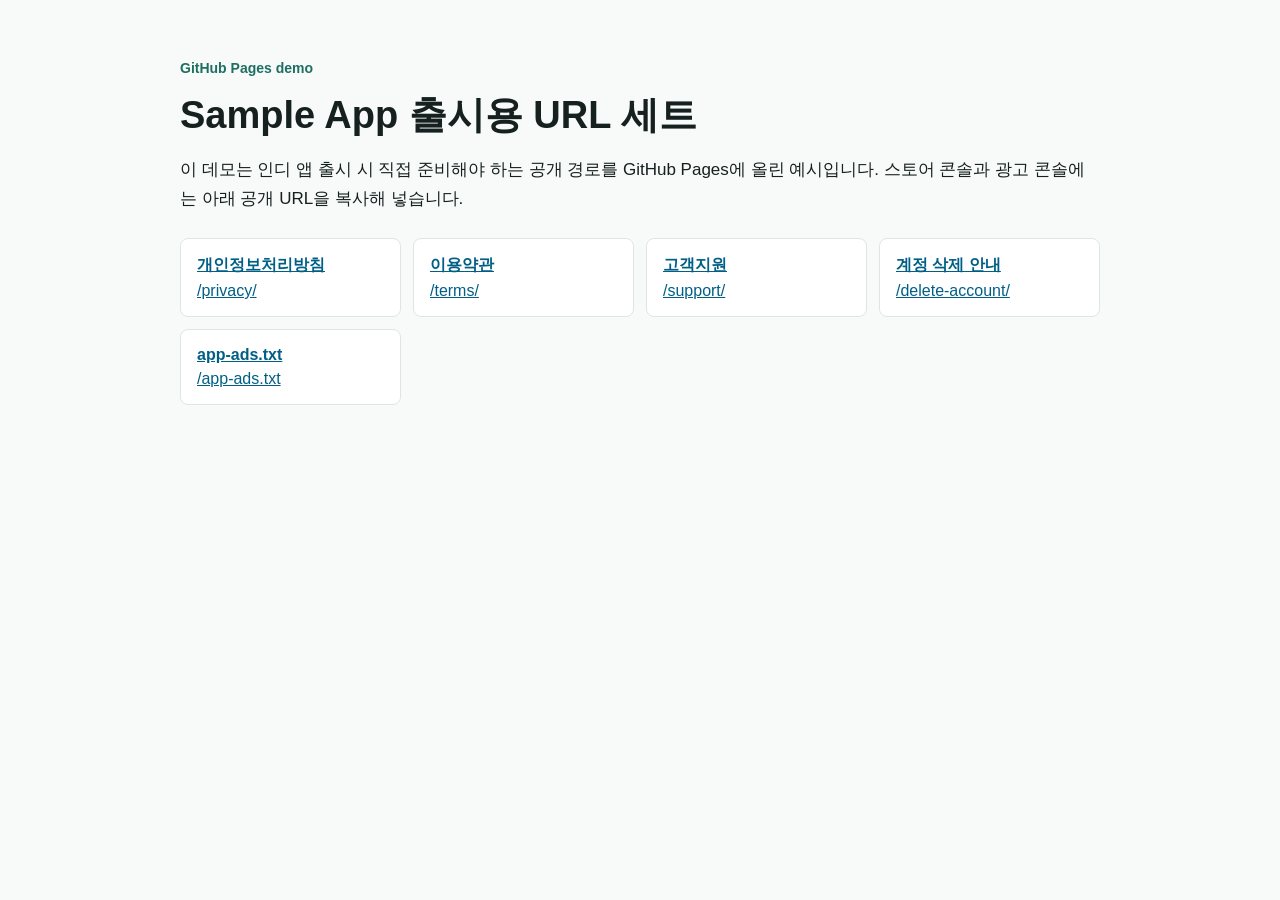
<file: index.html>
<!doctype html>
<html lang="ko">
  <head>
    <meta charset="utf-8" />
    <meta name="viewport" content="width=device-width, initial-scale=1" />
    <title>Sample App launch URLs</title>
    <link rel="stylesheet" href="/styles.css" />
  </head>
  <body>
    <main class="wrap">
      <p class="eyebrow">GitHub Pages demo</p>
      <h1>Sample App 출시용 URL 세트</h1>
      <p>이 데모는 인디 앱 출시 시 직접 준비해야 하는 공개 경로를 GitHub Pages에 올린 예시입니다. 스토어 콘솔과 광고 콘솔에는 아래 공개 URL을 복사해 넣습니다.</p>
      <div class="routes">
        <a class="route" href="/privacy/"><strong>개인정보처리방침</strong>/privacy/</a>
        <a class="route" href="/terms/"><strong>이용약관</strong>/terms/</a>
        <a class="route" href="/support/"><strong>고객지원</strong>/support/</a>
        <a class="route" href="/delete-account/"><strong>계정 삭제 안내</strong>/delete-account/</a>
        <a class="route" href="/app-ads.txt"><strong>app-ads.txt</strong>/app-ads.txt</a>
      </div>
    </main>
  </body>
</html>
</file>
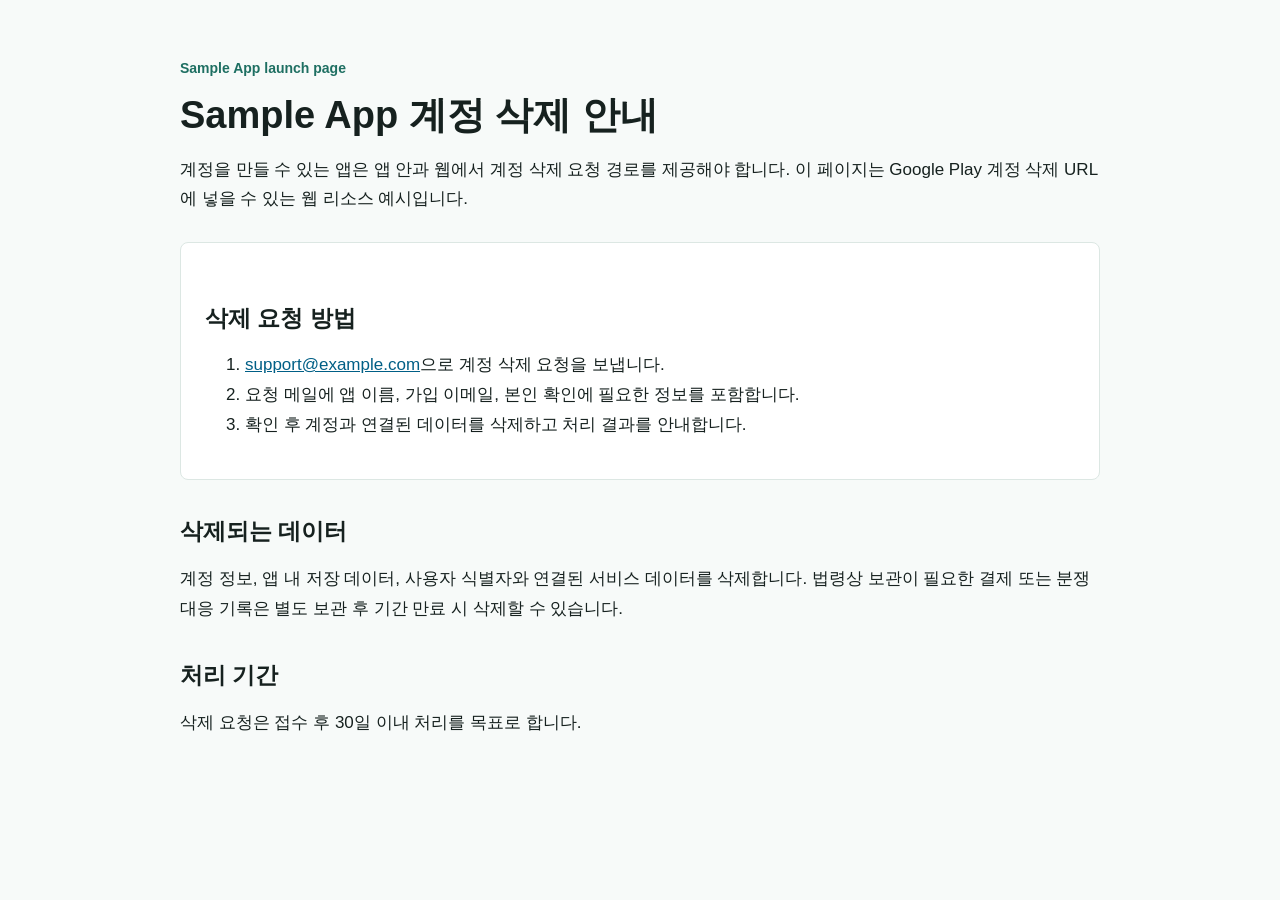
<file: delete-account/index.html>
<!doctype html>
<html lang="ko">
  <head>
    <meta charset="utf-8">
    <meta name="viewport" content="width=device-width, initial-scale=1">
    <title>Sample App 계정 삭제 안내</title>
    <link rel="stylesheet" href="/styles.css">
  </head>
  <body>
    <main class="wrap">
      <p class="eyebrow">Sample App launch page</p>
      <h1>Sample App 계정 삭제 안내</h1>
      <p>계정을 만들 수 있는 앱은 앱 안과 웹에서 계정 삭제 요청 경로를 제공해야 합니다. 이 페이지는 Google Play 계정 삭제 URL에 넣을 수 있는 웹 리소스 예시입니다.</p>
      <section class="panel">
        <h2>삭제 요청 방법</h2>
        <ol>
          <li><a href="mailto:support@example.com">support@example.com</a>으로 계정 삭제 요청을 보냅니다.</li>
          <li>요청 메일에 앱 이름, 가입 이메일, 본인 확인에 필요한 정보를 포함합니다.</li>
          <li>확인 후 계정과 연결된 데이터를 삭제하고 처리 결과를 안내합니다.</li>
        </ol>
      </section>
      <h2>삭제되는 데이터</h2>
      <p>계정 정보, 앱 내 저장 데이터, 사용자 식별자와 연결된 서비스 데이터를 삭제합니다. 법령상 보관이 필요한 결제 또는 분쟁 대응 기록은 별도 보관 후 기간 만료 시 삭제할 수 있습니다.</p>
      <h2>처리 기간</h2>
      <p>삭제 요청은 접수 후 30일 이내 처리를 목표로 합니다.</p>
    </main>
  </body>
</html>
</file>
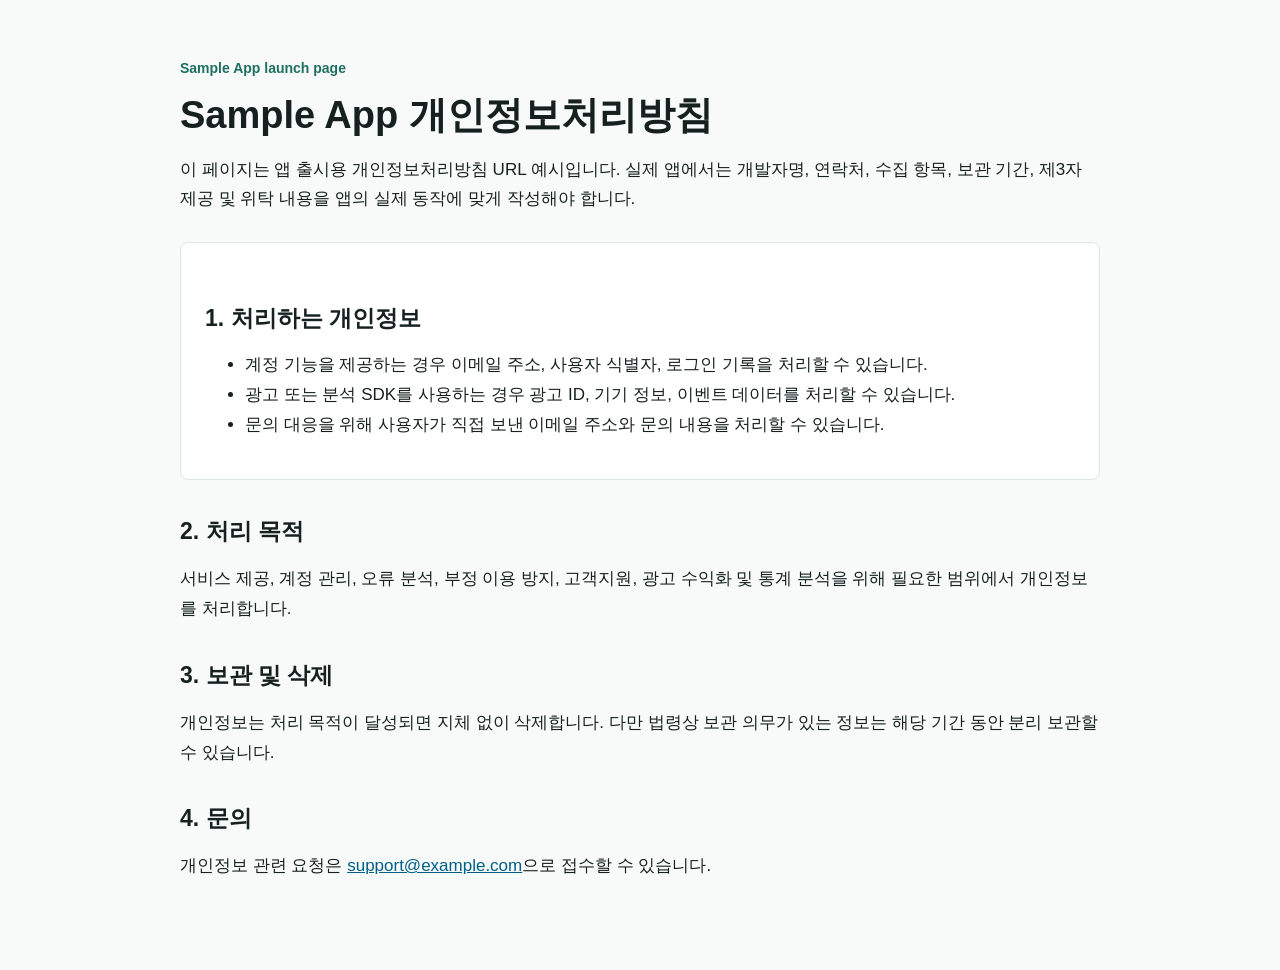
<file: privacy/index.html>
<!doctype html>
<html lang="ko">
  <head>
    <meta charset="utf-8">
    <meta name="viewport" content="width=device-width, initial-scale=1">
    <title>Sample App 개인정보처리방침</title>
    <link rel="stylesheet" href="/styles.css">
  </head>
  <body>
    <main class="wrap">
      <p class="eyebrow">Sample App launch page</p>
      <h1>Sample App 개인정보처리방침</h1>
      <p>이 페이지는 앱 출시용 개인정보처리방침 URL 예시입니다. 실제 앱에서는 개발자명, 연락처, 수집 항목, 보관 기간, 제3자 제공 및 위탁 내용을 앱의 실제 동작에 맞게 작성해야 합니다.</p>
      <section class="panel">
        <h2>1. 처리하는 개인정보</h2>
        <ul>
          <li>계정 기능을 제공하는 경우 이메일 주소, 사용자 식별자, 로그인 기록을 처리할 수 있습니다.</li>
          <li>광고 또는 분석 SDK를 사용하는 경우 광고 ID, 기기 정보, 이벤트 데이터를 처리할 수 있습니다.</li>
          <li>문의 대응을 위해 사용자가 직접 보낸 이메일 주소와 문의 내용을 처리할 수 있습니다.</li>
        </ul>
      </section>
      <h2>2. 처리 목적</h2>
      <p>서비스 제공, 계정 관리, 오류 분석, 부정 이용 방지, 고객지원, 광고 수익화 및 통계 분석을 위해 필요한 범위에서 개인정보를 처리합니다.</p>
      <h2>3. 보관 및 삭제</h2>
      <p>개인정보는 처리 목적이 달성되면 지체 없이 삭제합니다. 다만 법령상 보관 의무가 있는 정보는 해당 기간 동안 분리 보관할 수 있습니다.</p>
      <h2>4. 문의</h2>
      <p>개인정보 관련 요청은 <a href="mailto:support@example.com">support@example.com</a>으로 접수할 수 있습니다.</p>
    </main>
  </body>
</html>
</file>
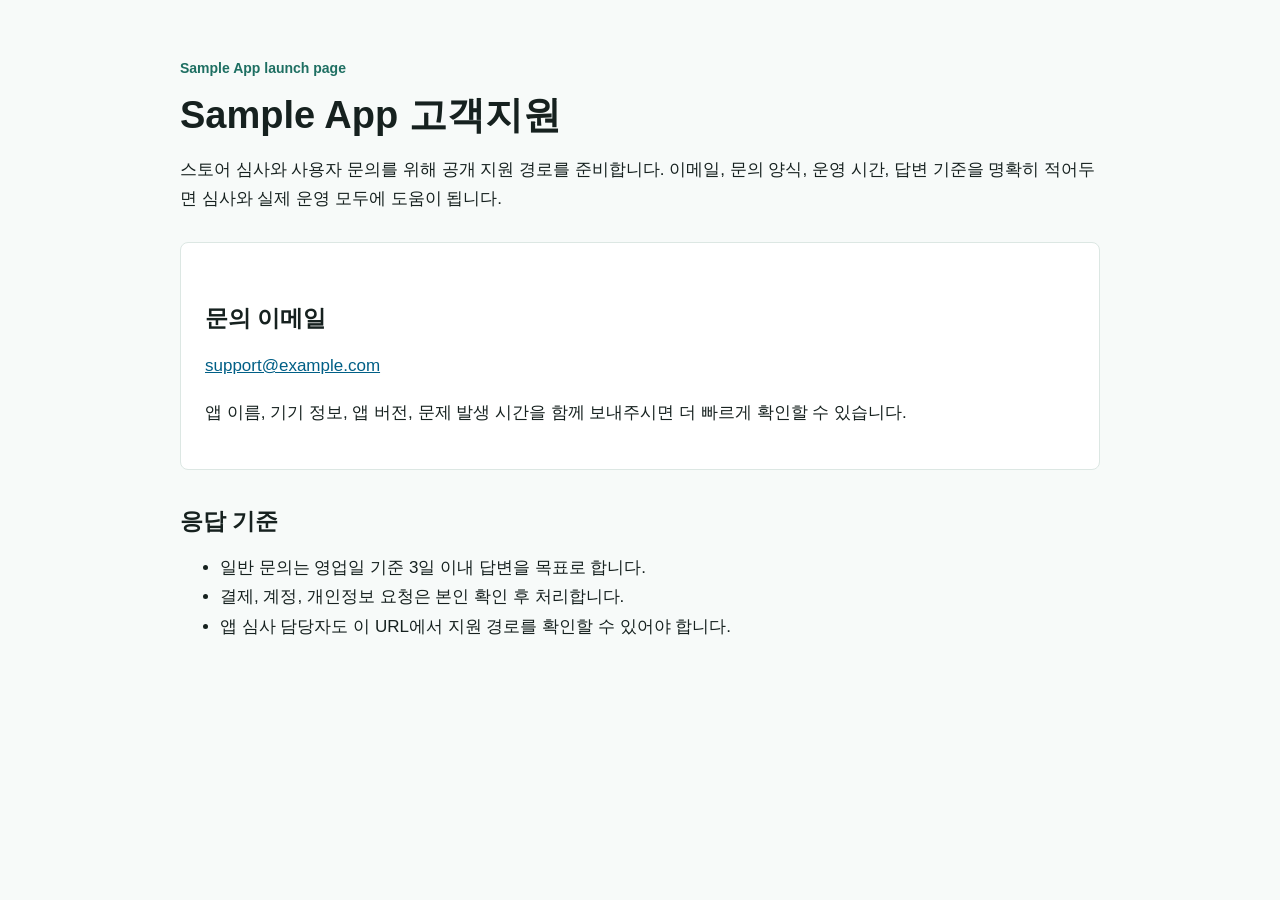
<file: support/index.html>
<!doctype html>
<html lang="ko">
  <head>
    <meta charset="utf-8">
    <meta name="viewport" content="width=device-width, initial-scale=1">
    <title>Sample App 고객지원</title>
    <link rel="stylesheet" href="/styles.css">
  </head>
  <body>
    <main class="wrap">
      <p class="eyebrow">Sample App launch page</p>
      <h1>Sample App 고객지원</h1>
      <p>스토어 심사와 사용자 문의를 위해 공개 지원 경로를 준비합니다. 이메일, 문의 양식, 운영 시간, 답변 기준을 명확히 적어두면 심사와 실제 운영 모두에 도움이 됩니다.</p>
      <section class="panel">
        <h2>문의 이메일</h2>
        <p><a href="mailto:support@example.com">support@example.com</a></p>
        <p>앱 이름, 기기 정보, 앱 버전, 문제 발생 시간을 함께 보내주시면 더 빠르게 확인할 수 있습니다.</p>
      </section>
      <h2>응답 기준</h2>
      <ul>
        <li>일반 문의는 영업일 기준 3일 이내 답변을 목표로 합니다.</li>
        <li>결제, 계정, 개인정보 요청은 본인 확인 후 처리합니다.</li>
        <li>앱 심사 담당자도 이 URL에서 지원 경로를 확인할 수 있어야 합니다.</li>
      </ul>
    </main>
  </body>
</html>
</file>
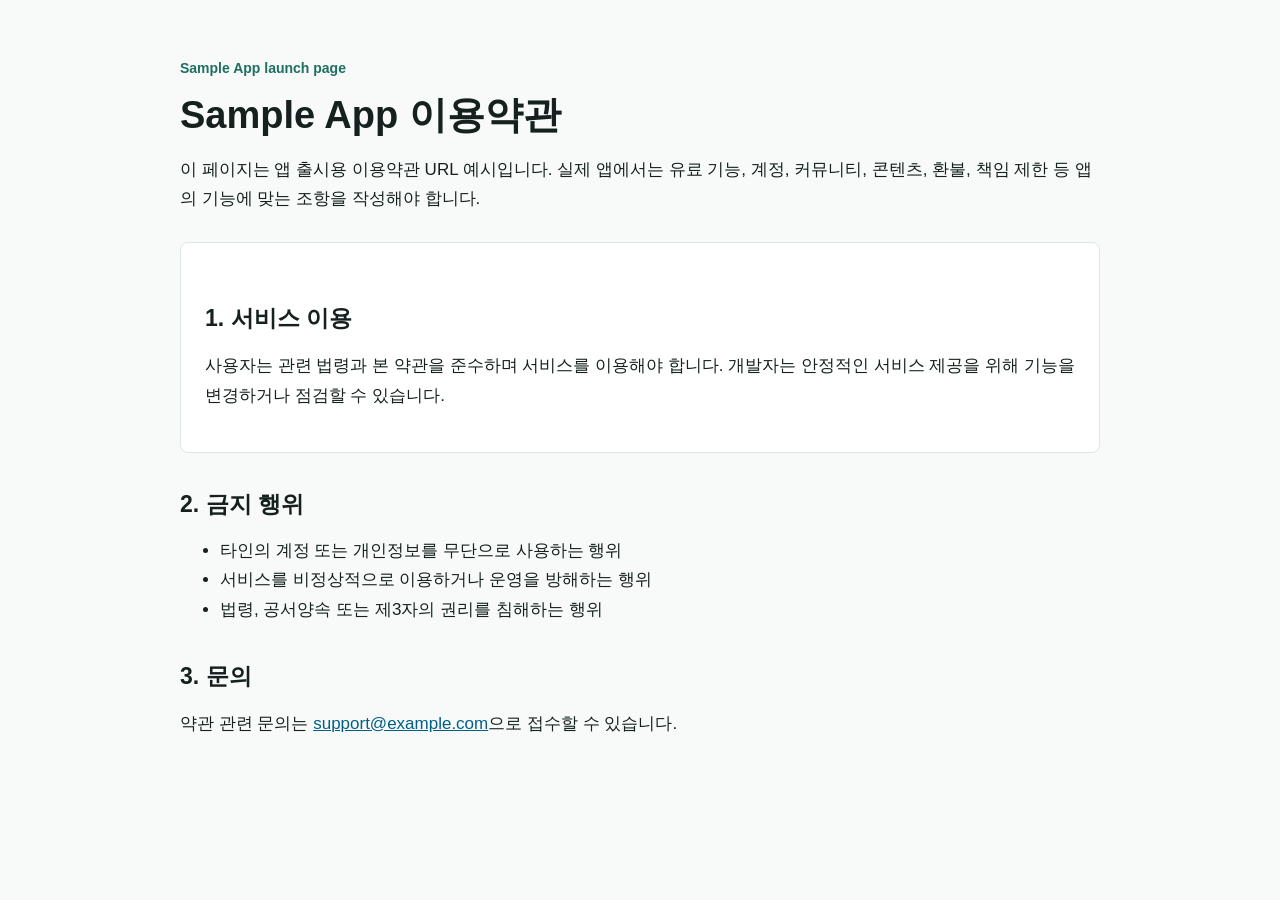
<file: terms/index.html>
<!doctype html>
<html lang="ko">
  <head>
    <meta charset="utf-8">
    <meta name="viewport" content="width=device-width, initial-scale=1">
    <title>Sample App 이용약관</title>
    <link rel="stylesheet" href="/styles.css">
  </head>
  <body>
    <main class="wrap">
      <p class="eyebrow">Sample App launch page</p>
      <h1>Sample App 이용약관</h1>
      <p>이 페이지는 앱 출시용 이용약관 URL 예시입니다. 실제 앱에서는 유료 기능, 계정, 커뮤니티, 콘텐츠, 환불, 책임 제한 등 앱의 기능에 맞는 조항을 작성해야 합니다.</p>
      <section class="panel">
        <h2>1. 서비스 이용</h2>
        <p>사용자는 관련 법령과 본 약관을 준수하며 서비스를 이용해야 합니다. 개발자는 안정적인 서비스 제공을 위해 기능을 변경하거나 점검할 수 있습니다.</p>
      </section>
      <h2>2. 금지 행위</h2>
      <ul>
        <li>타인의 계정 또는 개인정보를 무단으로 사용하는 행위</li>
        <li>서비스를 비정상적으로 이용하거나 운영을 방해하는 행위</li>
        <li>법령, 공서양속 또는 제3자의 권리를 침해하는 행위</li>
      </ul>
      <h2>3. 문의</h2>
      <p>약관 관련 문의는 <a href="mailto:support@example.com">support@example.com</a>으로 접수할 수 있습니다.</p>
    </main>
  </body>
</html>
</file>
<file: styles.css>
:root {
  color-scheme: light;
  font-family: -apple-system, BlinkMacSystemFont, "Segoe UI", sans-serif;
  background: #f7faf9;
  color: #16211f;
}

body {
  margin: 0;
}

.wrap {
  max-width: 920px;
  margin: 0 auto;
  padding: 56px 28px 72px;
}

.eyebrow {
  margin: 0 0 12px;
  color: #1e6f62;
  font-size: 14px;
  font-weight: 700;
  letter-spacing: 0;
}

h1 {
  margin: 0 0 18px;
  font-size: 38px;
  line-height: 1.16;
}

h2 {
  margin: 36px 0 12px;
  font-size: 23px;
}

p,
li {
  font-size: 17px;
  line-height: 1.75;
}

.panel {
  margin: 28px 0;
  padding: 24px;
  border: 1px solid #dce7e3;
  border-radius: 8px;
  background: #fff;
}

.routes {
  display: grid;
  grid-template-columns: repeat(auto-fit, minmax(220px, 1fr));
  gap: 12px;
  margin-top: 24px;
}

.route {
  padding: 16px;
  border: 1px solid #dce7e3;
  border-radius: 8px;
  background: #fff;
}

.route strong {
  display: block;
  margin-bottom: 6px;
}

a {
  color: #005f86;
}

code {
  padding: 2px 6px;
  border-radius: 4px;
  background: #eef5f3;
}
</file>
